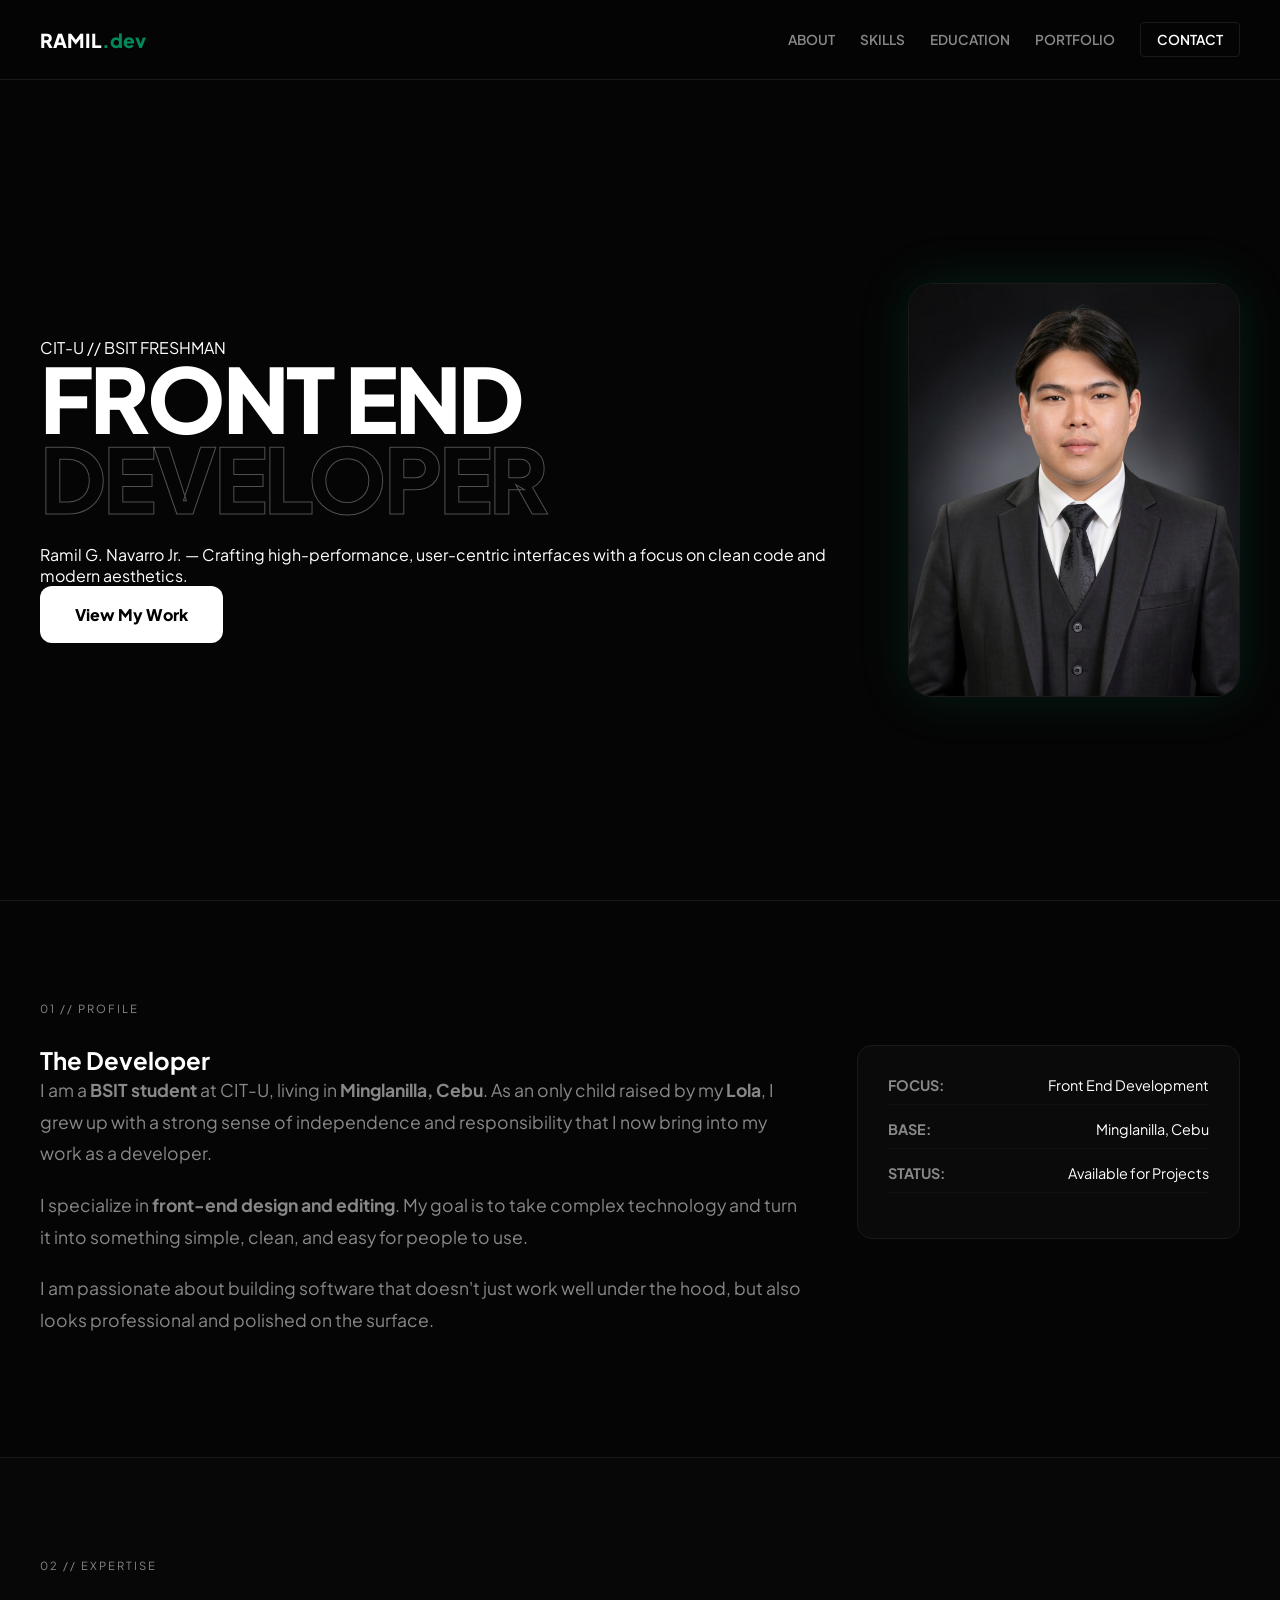
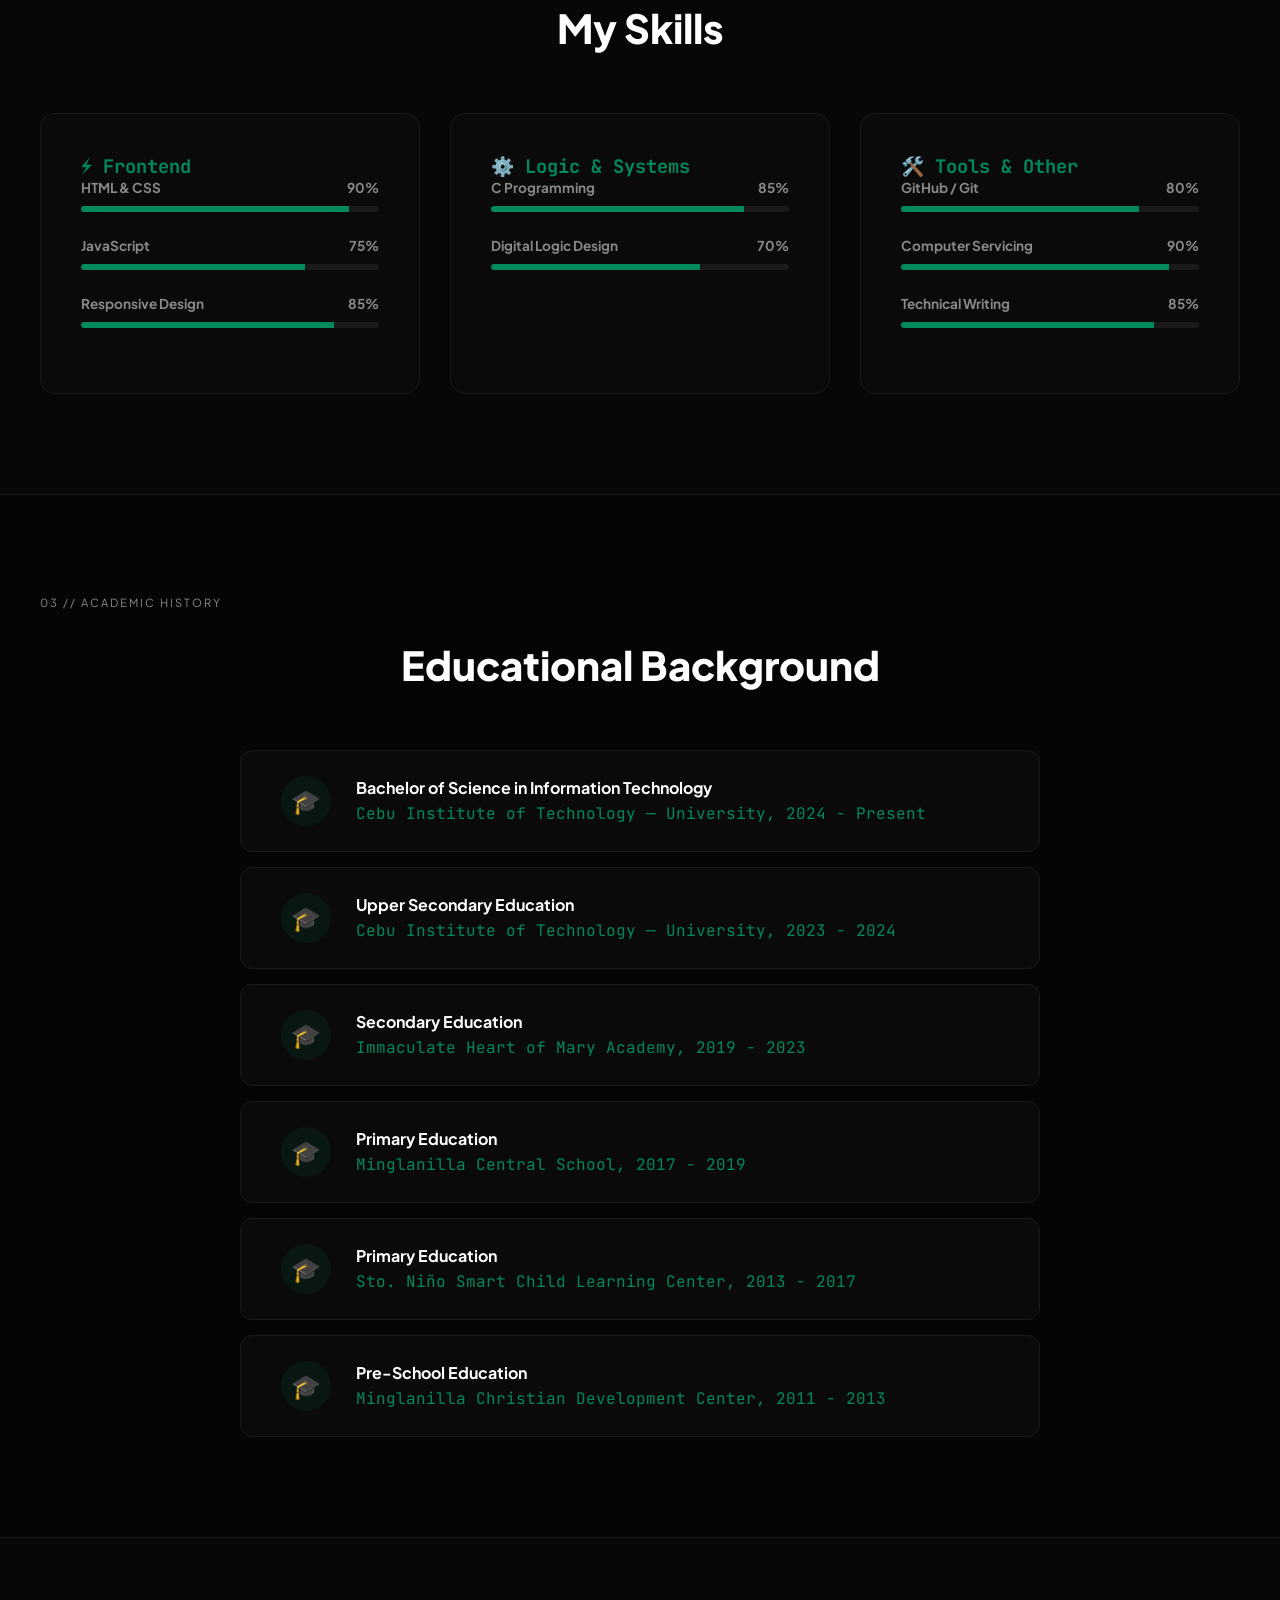
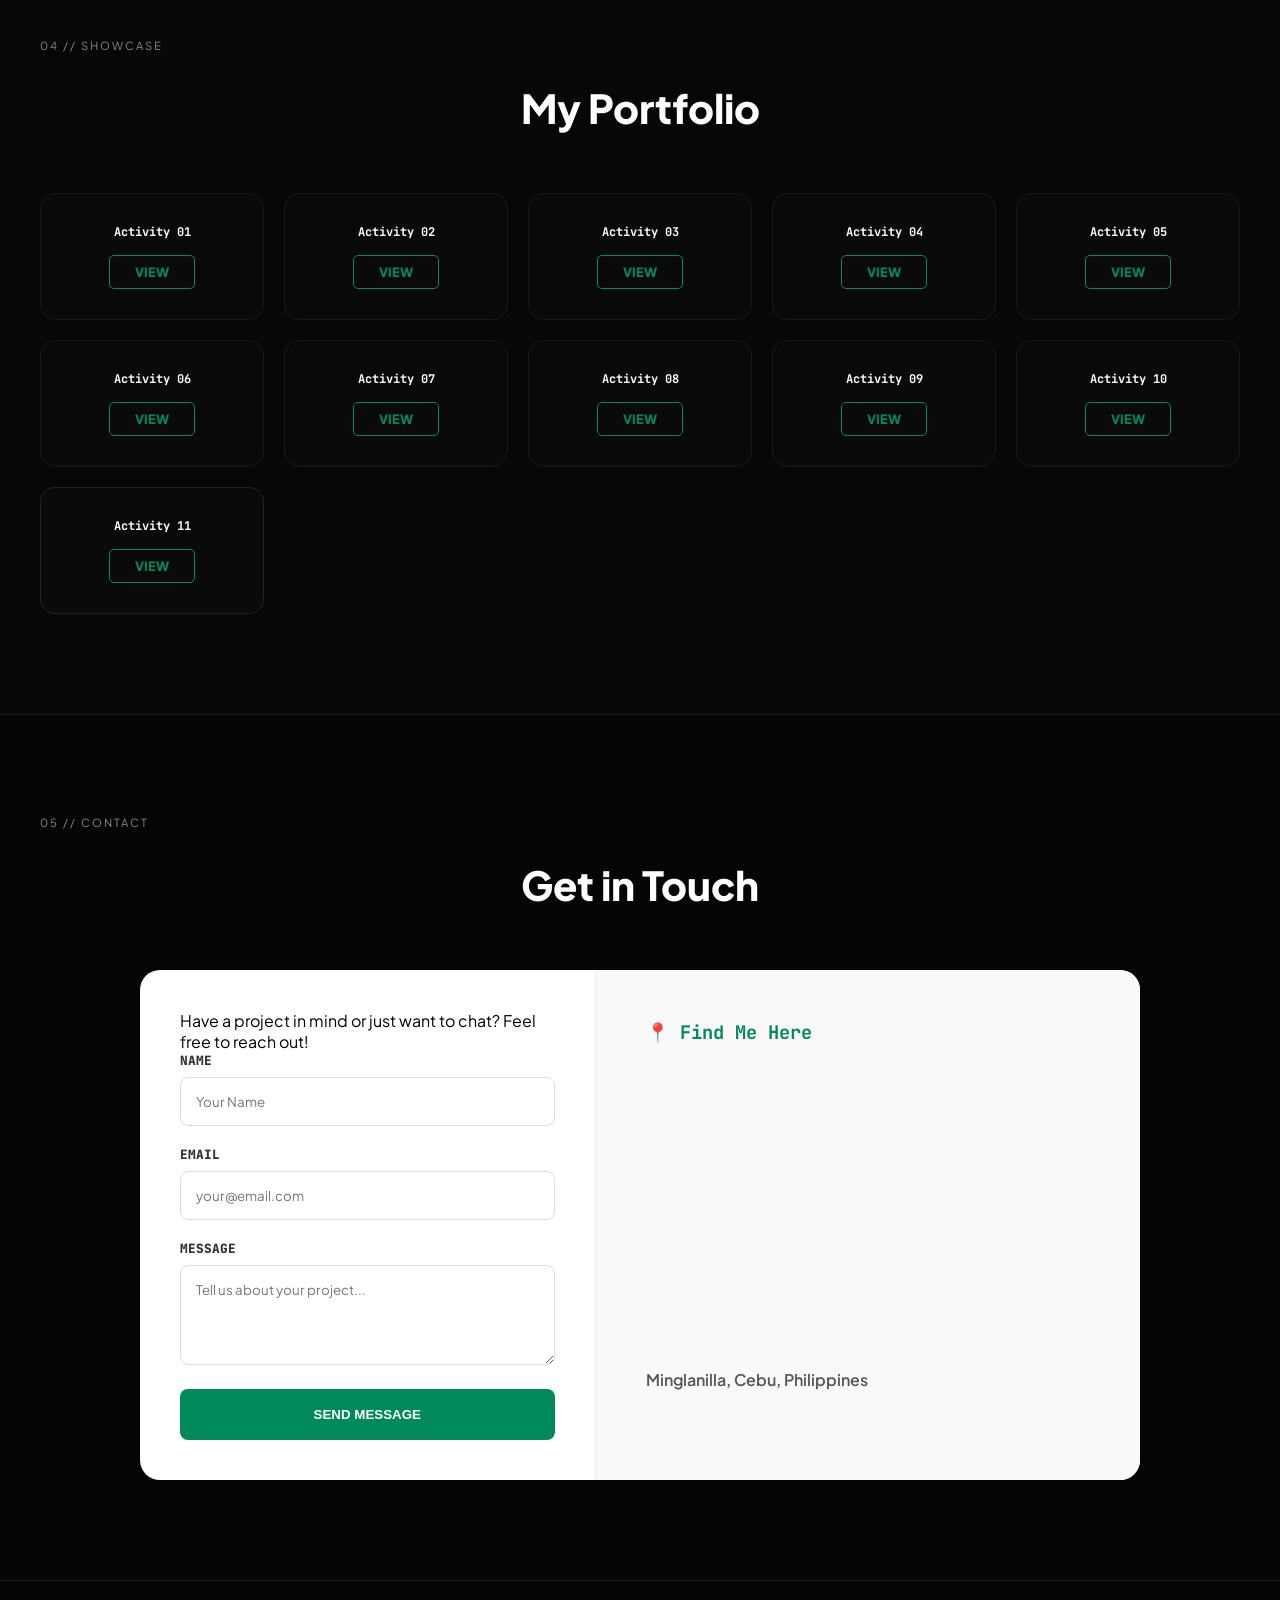
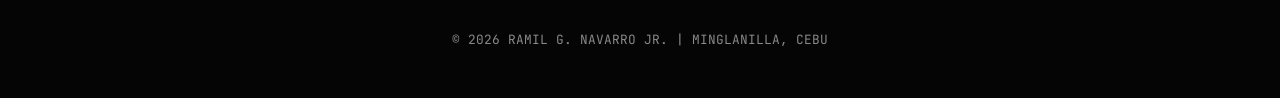
<file: index.html>
<!DOCTYPE html>
<html lang="en">
<head>
    <meta charset="UTF-8">
    <meta name="viewport" content="width=device-width, initial-scale=1.0">
    <title>Ramil G. Navarro Jr. | Front End Developer</title>
    <link rel="stylesheet" href="style.css">
    <link href="https://fonts.googleapis.com/css2?family=Plus+Jakarta+Sans:wght@300;400;700;800&family=JetBrains+Mono&display=swap" rel="stylesheet">
</head>
<body>

    <nav>
        <div class="nav-inner">
            <div class="logo">RAMIL<span>.dev</span></div>
            <div class="menu">
                <a href="#about">About</a>
                <a href="#skills">Skills</a>
                <a href="#education">Education</a>
                <a href="#portfolio">Portfolio</a>
                <a href="#contact" class="nav-btn">Contact</a>
            </div>
        </div>
    </nav>

    <!-- HERO SECTION -->
    <header class="hero">
        <div class="hero-inner">
            <div class="hero-text-col">
                <div class="status-pill">CIT-U // BSIT FRESHMAN</div>
                <h1>FRONT END<br><span class="outlined">DEVELOPER</span></h1>
                <p>Ramil G. Navarro Jr. — Crafting high-performance, user-centric interfaces with a focus on clean code and modern aesthetics.</p>
                <div class="hero-btns">
                    <a href="#portfolio" class="btn-primary">View My Work</a>
                </div>
            </div>
            <div class="hero-image-col">
                <div class="image-frame">
                    <img src="ramil.png" alt="Ramil G. Navarro Jr.">
                </div>
            </div>
        </div>
    </header>

    <!--ABOUT SECTION -->
    <section id="about" class="section">
        <div class="label">01 // Profile</div>
        <div class="about-grid">
            <div class="bio">
                <h2>The Developer</h2>
                <p>I am a <strong>BSIT student</strong> at CIT-U, living in <strong>Minglanilla, Cebu</strong>. As an only child raised by my <strong>Lola</strong>, I grew up with a strong sense of independence and responsibility that I now bring into my work as a developer.</p>
                <p>I specialize in <strong>front-end design and editing</strong>. My goal is to take complex technology and turn it into something simple, clean, and easy for people to use.</p>
                <p>I am passionate about building software that doesn't just work well under the hood, but also looks professional and polished on the surface.</p>
            </div>
            <div class="specs">
                <div class="spec-item"><span>FOCUS:</span> Front End Development</div>
                <div class="spec-item"><span>BASE:</span> Minglanilla, Cebu</div>
                <div class="spec-item"><span>STATUS:</span> Available for Projects</div>
            </div>
        </div>
    </section>

    <!-- SKILLS SECTION -->
    <section id="skills" class="section dark-alt">
        <div class="label">02 // Expertise</div>
        <h2 class="section-heading-center">My Skills</h2>
        <div class="skills-container">
            <div class="skill-column">
                <h3 class="mono accent">⚡ Frontend</h3>
                <div class="skill-item">
                    <div class="skill-info"><span>HTML & CSS</span><span>90%</span></div>
                    <div class="bar"><div class="fill" style="width: 90%;"></div></div>
                </div>
                <div class="skill-item">
                    <div class="skill-info"><span>JavaScript</span><span>75%</span></div>
                    <div class="bar"><div class="fill" style="width: 75%;"></div></div>
                </div>
                <div class="skill-item">
                    <div class="skill-info"><span>Responsive Design</span><span>85%</span></div>
                    <div class="bar"><div class="fill" style="width: 85%;"></div></div>
                </div>
            </div>

            <div class="skill-column">
                <h3 class="mono accent">⚙️ Logic & Systems</h3>
                <div class="skill-item">
                    <div class="skill-info"><span>C Programming</span><span>85%</span></div>
                    <div class="bar"><div class="fill" style="width: 85%;"></div></div>
                </div>
                <div class="skill-item">
                    <div class="skill-info"><span>Digital Logic Design</span><span>70%</span></div>
                    <div class="bar"><div class="fill" style="width: 70%;"></div></div>
                </div>
            </div>

            <div class="skill-column">
                <h3 class="mono accent">🛠️ Tools & Other</h3>
                <div class="skill-item">
                    <div class="skill-info"><span>GitHub / Git</span><span>80%</span></div>
                    <div class="bar"><div class="fill" style="width: 80%;"></div></div>
                </div>
                <div class="skill-item">
                    <div class="skill-info"><span>Computer Servicing</span><span>90%</span></div>
                    <div class="bar"><div class="fill" style="width: 90%;"></div></div>
                </div>
                <div class="skill-item">
                    <div class="skill-info"><span>Technical Writing</span><span>85%</span></div>
                    <div class="bar"><div class="fill" style="width: 85%;"></div></div>
                </div>
            </div>
        </div>
    </section>

    <!-- EDUCATION SECTION -->
    <section id="education" class="section">
        <div class="label">03 // Academic History</div>
        <h2 class="section-heading-center">Educational Background</h2>
        <div class="edu-roadmap">
            <div class="edu-card">
                <div class="edu-icon">🎓</div>
                <div class="edu-details">
                    <h3>Bachelor of Science in Information Technology</h3>
                    <p class="mono accent">Cebu Institute of Technology — University, 2024 - Present</p>
                </div>
            </div>
            <div class="edu-card">
                <div class="edu-icon">🎓</div>
                <div class="edu-details">
                    <h3>Upper Secondary Education</h3>
                    <p class="mono accent">Cebu Institute of Technology — University, 2023 - 2024</p>
                </div>
            </div>
            <div class="edu-card">
                <div class="edu-icon">🎓</div>
                <div class="edu-details">
                    <h3>Secondary Education</h3>
                    <p class="mono accent">Immaculate Heart of Mary Academy, 2019 - 2023</p>
                </div>
            </div>
            <div class="edu-card">
                <div class="edu-icon">🎓</div>
                <div class="edu-details">
                    <h3>Primary Education</h3>
                    <p class="mono accent">Minglanilla Central School, 2017 - 2019</p>
                </div>
            </div>
            <div class="edu-card">
                <div class="edu-icon">🎓</div>
                <div class="edu-details">
                    <h3>Primary Education</h3>
                    <p class="mono accent">Sto. Niño Smart Child Learning Center, 2013 - 2017</p>
                </div>
            </div>
            <div class="edu-card">
                <div class="edu-icon">🎓</div>
                <div class="edu-details">
                    <h3>Pre-School Education</h3>
                    <p class="mono accent">Minglanilla Christian Development Center, 2011 - 2013</p>
                </div>
            </div>
        </div>
    </section>

    <!-- SIMPLIFIED PORTFOLIO SECTION -->
    <section id="portfolio" class="section dark-alt">
        <div class="label">04 // Showcase</div>
        <h2 class="section-heading-center">My Portfolio</h2>
        <div class="portfolio-grid">
            <div class="project-card">
                <span class="project-tag">Activity 01</span>
                <a href="activities/activity1.html" class="view-btn" target="_blank">View</a>
            </div>
            <div class="project-card">
                <span class="project-tag">Activity 02</span>
                <a href="activities/activity2.html" class="view-btn" target="_blank">View</a>
            </div>
            <div class="project-card">
                <span class="project-tag">Activity 03</span>
                <a href="activities/activity3.html" class="view-btn" target="_blank">View</a>
            </div>
            <div class="project-card">
                <span class="project-tag">Activity 04</span>
                <a href="activities/activity4.html" class="view-btn" target="_blank">View</a>
            </div>
            <div class="project-card">
                <span class="project-tag">Activity 05</span>
                <a href="activities/activity5.html" class="view-btn" target="_blank">View</a>
            </div>
            <div class="project-card">
                <span class="project-tag">Activity 06</span>
                <a href="activities/activity6/index.html" class="view-btn" target="_blank">View</a>
            </div>
            <div class="project-card">
                <span class="project-tag">Activity 07</span>
                <a href="activities/activity7.html" class="view-btn" target="_blank">View</a>
            </div>
            <div class="project-card">
                <span class="project-tag">Activity 08</span>
                <a href="activities/activity8.html" class="view-btn" target="_blank">View</a>
            </div>
            <div class="project-card">
                <span class="project-tag">Activity 09</span>
                <a href="activities/activity9.html" class="view-btn" target="_blank">View</a>
            </div>
            <div class="project-card">
                <span class="project-tag">Activity 10</span>
                <a href="activities/activity10.html" class="view-btn" target="_blank">View</a>
            </div>
            <div class="project-card accent-card">
                <span class="project-tag">Activity 11</span>
                <a href="activities/activity11/activity11.html" class="view-btn" target="_blank">View</a>
            </div>
        </div>
    </section>

    <!-- CONTACT SECTION -->
    <section id="contact" class="section">
        <div class="label">05 // Contact</div>
        <h2 class="section-heading-center">Get in Touch</h2>
        <div class="contact-box">
            <div class="contact-grid">
                <div class="contact-form-side">
                    <p>Have a project in mind or just want to chat? Feel free to reach out!</p>
                    <form>
                        <div class="input-field">
                            <label class="mono">NAME</label>
                            <input type="text" placeholder="Your Name" required>
                        </div>
                        <div class="input-field">
                            <label class="mono">EMAIL</label>
                            <input type="email" placeholder="your@email.com" required>
                        </div>
                        <div class="input-field">
                            <label class="mono">MESSAGE</label>
                            <textarea rows="4" placeholder="Tell us about your project..."></textarea>
                        </div>
                        <button type="submit" class="send-btn">SEND MESSAGE</button>
                    </form>
                </div>
                <div class="contact-info-side">
                    <h3 class="mono accent">📍 Find Me Here</h3>
                    <div class="map-wrapper">
                        <iframe src="https://www.google.com/maps/embed?pb=!1m18!1m12!1m3!1d3925.3487963059257!2d123.89137857587647!3d10.293556789743506!2m3!1f0!2f0!3f0!3m2!1i1024!2i768!4f13.1!3m3!1m2!1s0x33a999257c90651b%3A0xfbf3e5c65d1ec7b5!2sCebuano%20Institute%20of%20Technology%20-%20University!5e0!3m2!1sen!2sph!4v1710000000000!5m2!1sen!2sph" allowfullscreen="" loading="lazy"></iframe>
                    </div>
                    <p class="address-text">Minglanilla, Cebu, Philippines</p>
                </div>
            </div>
        </div>
    </section>

    <footer>
        <div class="footer-bottom">
            <p class="mono">© 2026 RAMIL G. NAVARRO JR. | MINGLANILLA, CEBU</p>
        </div>
    </footer>

    <script src="script.js"></script>
</body>
</html>
</file>
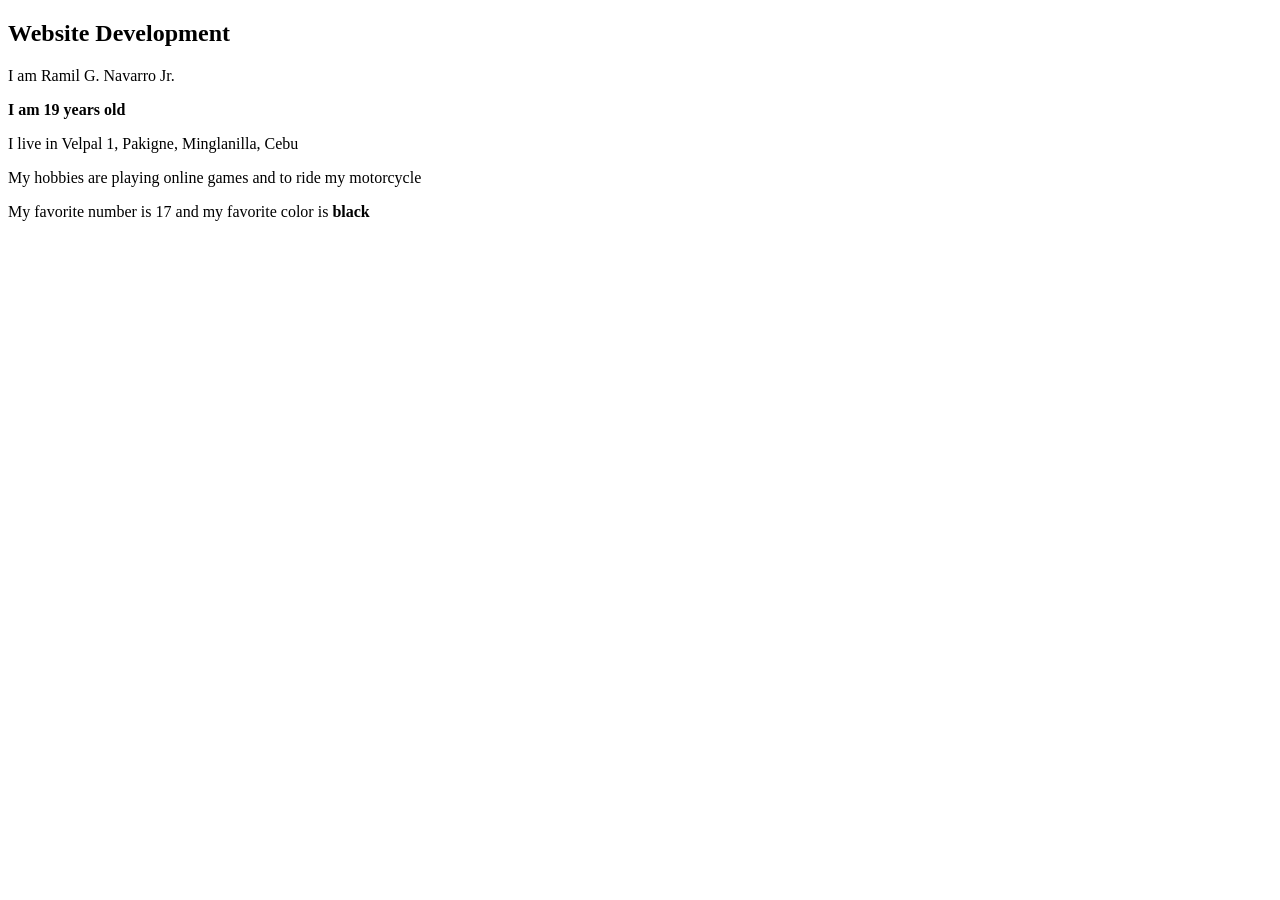
<file: activity1.html>
<!DOCTYPE html>
<html>
    <head>
        <title>Activity1</title>
    </head>
    <body>
        <h2>Website Development</h2>
        <p >I am Ramil G. Navarro Jr.</a></p>
        <p><b>I am 19 years old</b></p>
        <p>I live in Velpal 1, Pakigne, Minglanilla, Cebu</p>
        <p>My hobbies are playing online games and to ride my motorcycle</p>
        <p>My favorite number is 17 and my favorite color is <b style="font-weight: border;">black</b></p>
    </body>
</html>
</file>
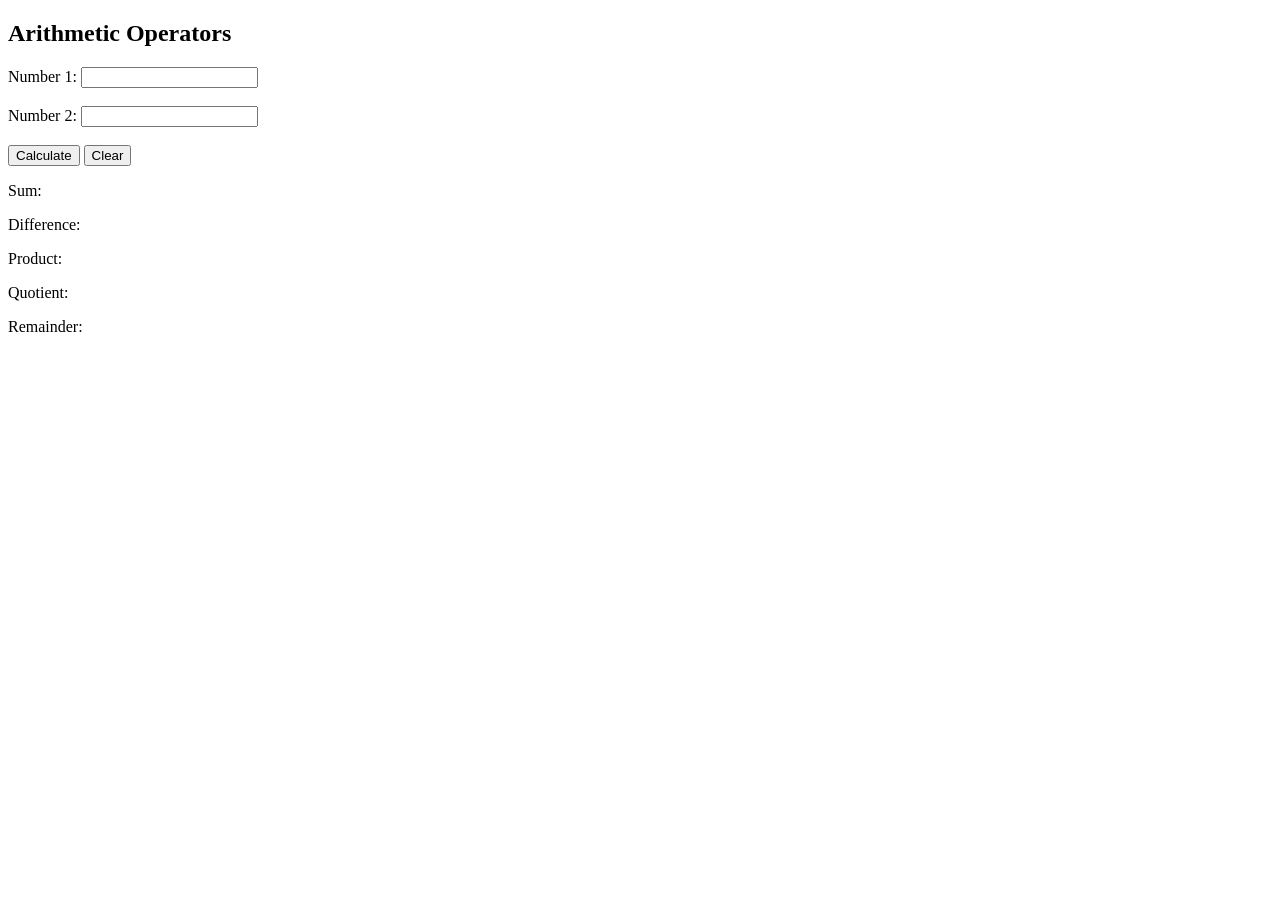
<file: activity10.html>
<!DOCTYPE html>
<html>
    <head>
        <title>Activity 10</title>
        <script src="script1.js"></script>
    </head>
    <body>

        <h2>Arithmetic Operators</h2>
        <form id="sumForm">
            <label for="num1">Number 1:</label>
            <input type="text" id="num1" name="num1"><br><br>

            <label for="num2">Number 2:</label>
            <input type="text" id="num2" name="num2"><br><br>

            <button type="button" onclick="calculate()">Calculate</button>
            <button type="reset" onclick="clearFields()">Clear</button>
        </form>

        <!-- Output sections based on image_57e1be.png -->
        <p id="sum">Sum: </p>
        <p id="difference">Difference: </p>
        <p id="product">Product: </p>
        <p id="quotient">Quotient: </p>
        <p id="remainder">Remainder: </p>

    </body>
</html>
</file>
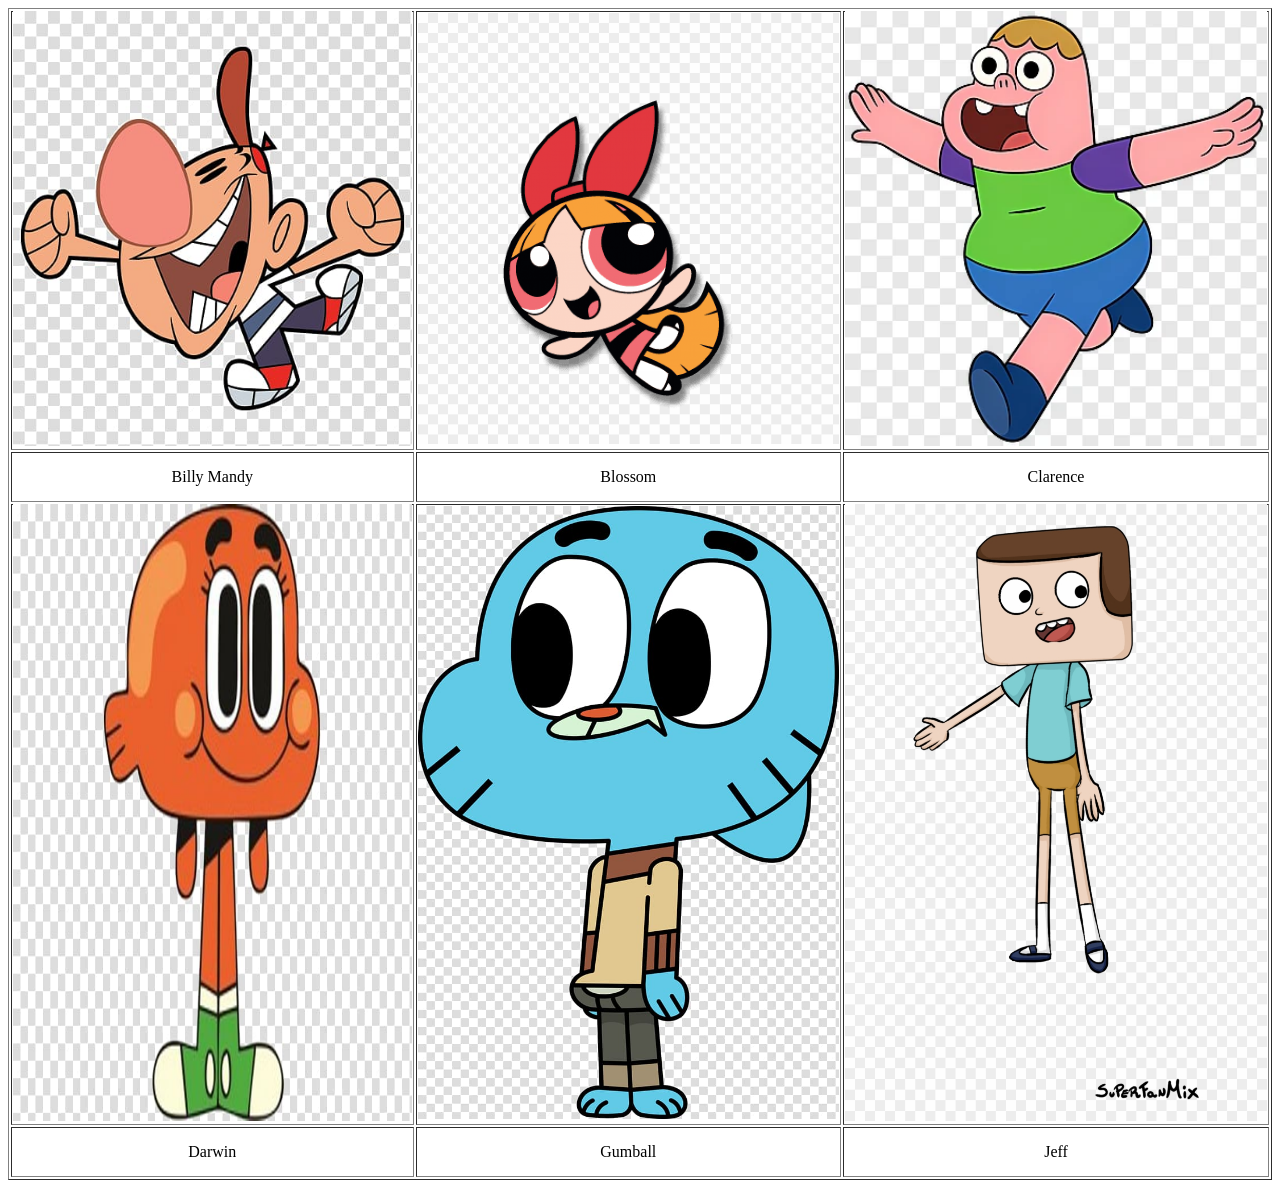
<file: activity3.html>
<!DOCTYPE html>
<html>
    <head>
        <title>Activity3</title>
    </head>
    <body>
        <table border="1px" width="100%" height="500" style="text-align: center;">
            <tr height="50px">
                <td><img src="images/billy mandy.jpg" alt="axy" width="100%" height="100%"></td>
                <td><img src="images/blossom.png" alt="batman" width="100%" height="100%"></td>
                <td><img src="images/clarence.webp" alt="cat" width="100%" height="100%"></td>
            </tr>
            <tr height="50px">
                <td>Billy Mandy</td>
                <td>Blossom</td>
                <td>Clarence</td>
            </tr>
            <tr height="200px">
                <td><img src="images/darwin.jpg" alt="dogswim" width="100%" height="100%"></td>
                <td><img src="images/gumball.jpg" alt="dragon" width="100%" height="100%"></td>
                <td><img src="images/jeff.png" alt="spiderman" width="100%" height="100%"></td>
            </tr>
            <tr height="50px">
                <td>Darwin</td>
                <td>Gumball</td>
                <td>Jeff</td>
            </tr>
        </table>
    </body>
</html>
</file>
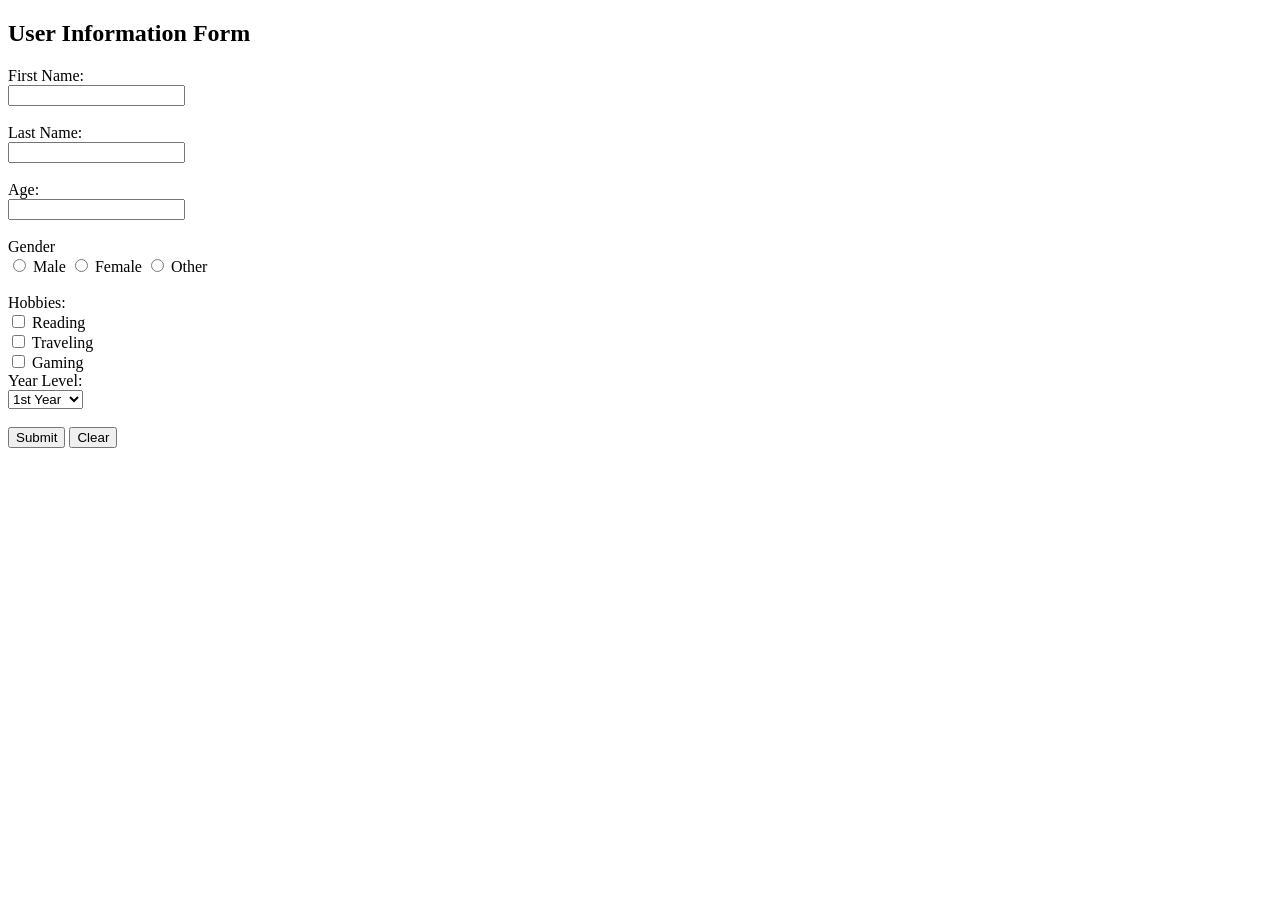
<file: activity4.html>
<!DOCTYPE html>
<html>
    <head>
        <title>Activity 4</title>
    </head>
    <body>
        <h2>User Information Form</h2>
        <form action="" method="post">
            <label for="fname">First Name:</label><br>
            <input type="text" id="frame" name="firstname" required><br><br>
 
            <label for="lname">Last Name:</label><br>
            <input type="text" id="lname" name="lastname" required><br><br>
 
            <label for="age">Age:</label><br>
            <input type="number" id="age" name="age"><br><br>
 
            <label>Gender</label><br>
            <input type="radio" id="male" name="gender" value="male">
            <label for="male">Male</label>
            <input type="radio" id="female" name="gender" value="female">
            <label for="female">Female</label>
            <input type="radio" id="other" name="gender" value="other">
            <label for="other">Other</label><br><br>
 
            <label>Hobbies:</label><br>
            <input type="checkbox" id="hobby1" name="hobby" value="reading">
            <label for="hobby1">Reading</label><br>
            <input type="checkbox" id="hobby2" name="hobby" value="traveling">
            <label for="hobby2">Traveling</label><br>
            <input type="checkbox" id="hobby3" name="hobby" value="gaming">
            <label for="hobby3">Gaming</label><br>
 
            <label for="year-level">Year Level:</label><br>
            <select id="year-level" name="year-level">
                <option value="1st year">1st Year</option>
                <option value="2nd year">2nd Year</option>
                <option value="3rd year">3rd Year</option>
                <option value="4th year">4th Year</option>
            </select><br><br>
 
            <button type="submit">Submit</button>
            <button type="reset">Clear</button>
        </form>
    </body>
</html>
</file>
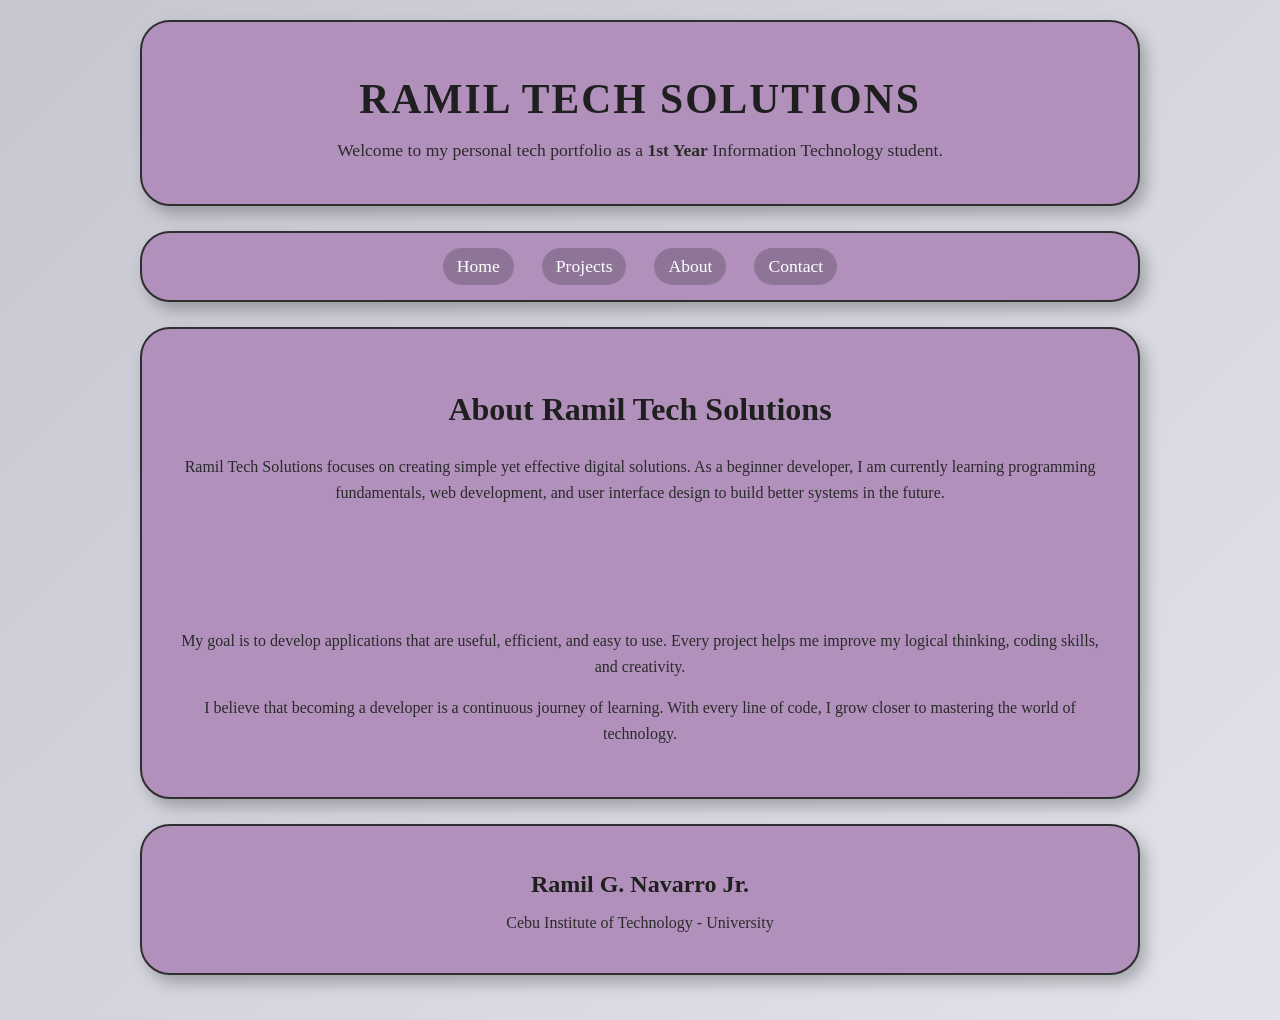
<file: activity5.html>
<!DOCTYPE html>
<html lang="en">
<head>
    <meta charset="UTF-8">
    <meta name="viewport" content="width=device-width, initial-scale=1.0">
    <title>Ramil Tech Solutions</title>

    <style>
        body {
            background: linear-gradient(135deg, #c5c6d0, #e2e3ea);
            font-family: 'Times New Roman', Times, serif;
            margin: 0;
            padding: 20px;
            display: flex;
            justify-content: center;
        }

        #pad {
            width: 90%;
            max-width: 1000px;
        }

        .container {
            background: #b191bc;
            border: 2px solid #2f2f2f;
            border-radius: 30px;
            box-shadow: 6px 8px 15px rgba(0,0,0,0.25);
            margin-bottom: 25px;
            padding: 25px;
            text-align: center;
            transition: transform 0.3s ease;
        }

        .container:hover {
            transform: translateY(-3px);
        }

        /* HEADER */
        .header h1 {
            font-size: 2.6rem;
            margin-bottom: 8px;
            letter-spacing: 2px;
            color: #1f1f1f;
        }

        .header p {
            font-size: 1.1rem;
            color: #2b2b2b;
        }

        /* NAVBAR */
        .navbar {
            padding: 15px;
        }

        .navbutt {
            text-decoration: none;
            color: white;
            font-size: 1.1rem;
            margin: 0 12px;
            padding: 8px 14px;
            border-radius: 20px;
            background: rgba(0,0,0,0.2);
            transition: all 0.3s ease;
            display: inline-block;
        }

        .navbutt:hover {
            background: #3a3a3a;
            color: #fff;
            transform: scale(1.1);
        }

        /* MAIN */
        .main {
            padding: 35px;
        }

        .main h2 {
            font-size: 2rem;
            margin-bottom: 15px;
            color: #1f1f1f;
        }

        .main h5 {
            font-size: 1rem;
            font-weight: normal;
            line-height: 1.6;
            color: #2a2a2a;
        }

        .main p {
            font-size: 1rem;
            line-height: 1.6;
            margin-bottom: 15px;
            color: #2a2a2a;
        }

        .content-spacer {
            height: 80px;
        }

        /* FOOTER */
        .footer h2 {
            margin-bottom: 5px;
            font-size: 1.5rem;
            color: #1f1f1f;
        }

        .footer p {
            font-size: 1rem;
            color: #2b2b2b;
        }

    </style>

</head>

<body>
    <div id="pad">

        <!-- HEADER -->
        <div class="container header">
            <h1>RAMIL TECH SOLUTIONS</h1>
            <p>Welcome to my personal tech portfolio as a <b>1st Year</b> Information Technology student.</p>
        </div>

        <!-- NAVIGATION -->
        <div class="container navbar">
            <a href="#" class="navbutt">Home</a>
            <a href="#" class="navbutt">Projects</a>
            <a href="#" class="navbutt">About</a>
            <a href="#" class="navbutt">Contact</a>
        </div>

        <!-- MAIN CONTENT -->
        <div class="container main">
            <h2>About Ramil Tech Solutions</h2>

            <h5>
                Ramil Tech Solutions focuses on creating simple yet effective digital solutions.
                As a beginner developer, I am currently learning programming fundamentals, web development,
                and user interface design to build better systems in the future.
            </h5>

            <div class="content-spacer"></div>

            <p>
                My goal is to develop applications that are useful, efficient, and easy to use.
                Every project helps me improve my logical thinking, coding skills, and creativity.
            </p>

            <p>
                I believe that becoming a developer is a continuous journey of learning.
                With every line of code, I grow closer to mastering the world of technology.
            </p>
        </div>

        <!-- FOOTER -->
        <div class="container footer">
            <h2>Ramil G. Navarro Jr.</h2>
            <p>Cebu Institute of Technology - University</p>
        </div>

    </div>
</body>
</html>
</file>
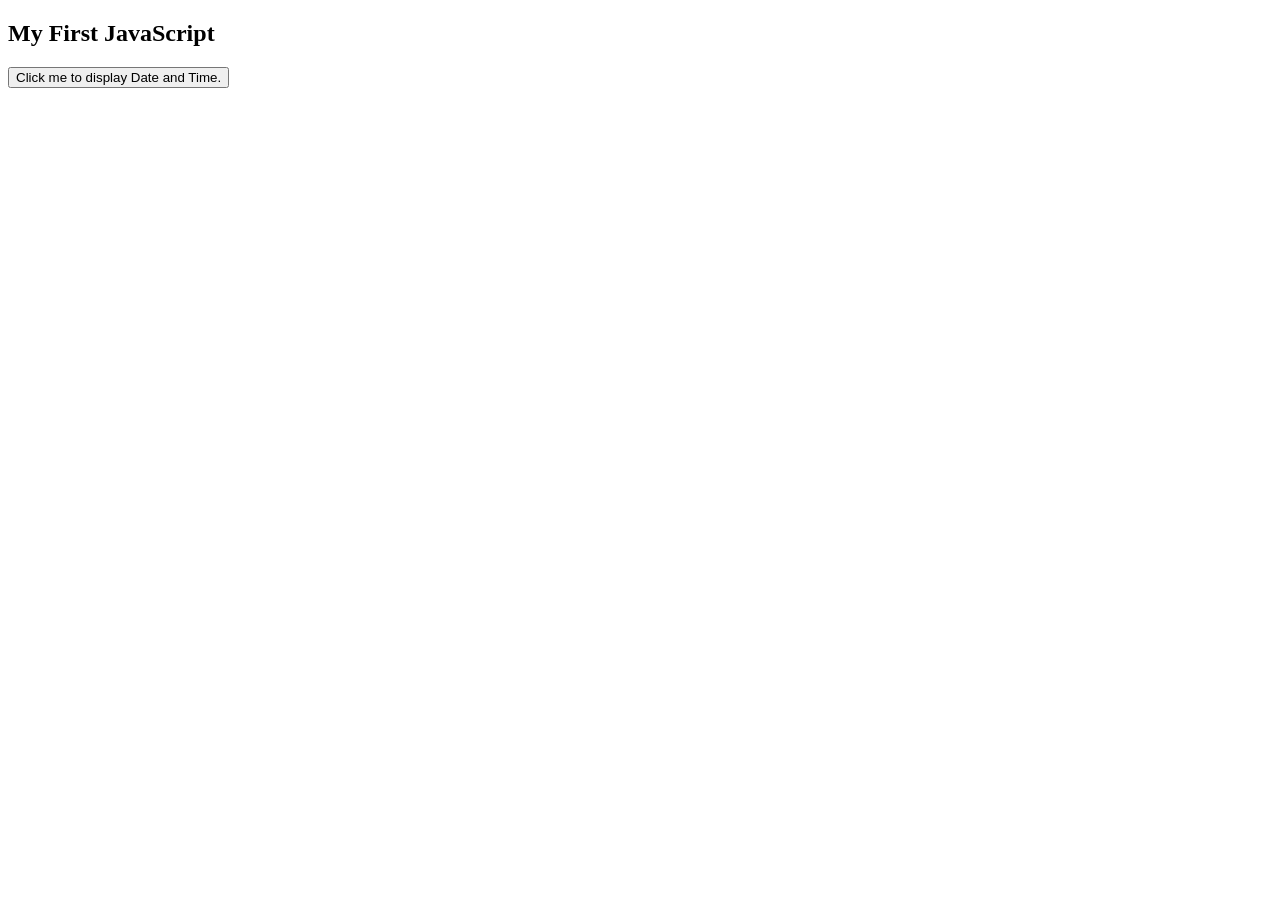
<file: activity7.html>
<!DOCTYPE html>
<html>
    <head>
        <title>JavaScript</title>
    </head>
    <body>

        <h2>My First JavaScript</h2>

        <button type="button"
        onclick="document.getElementById('demo').innerHTML = Date()">
        Click me to display Date and Time.</button>

        <p id="demo"></p>

    </body>
</html>
</file>
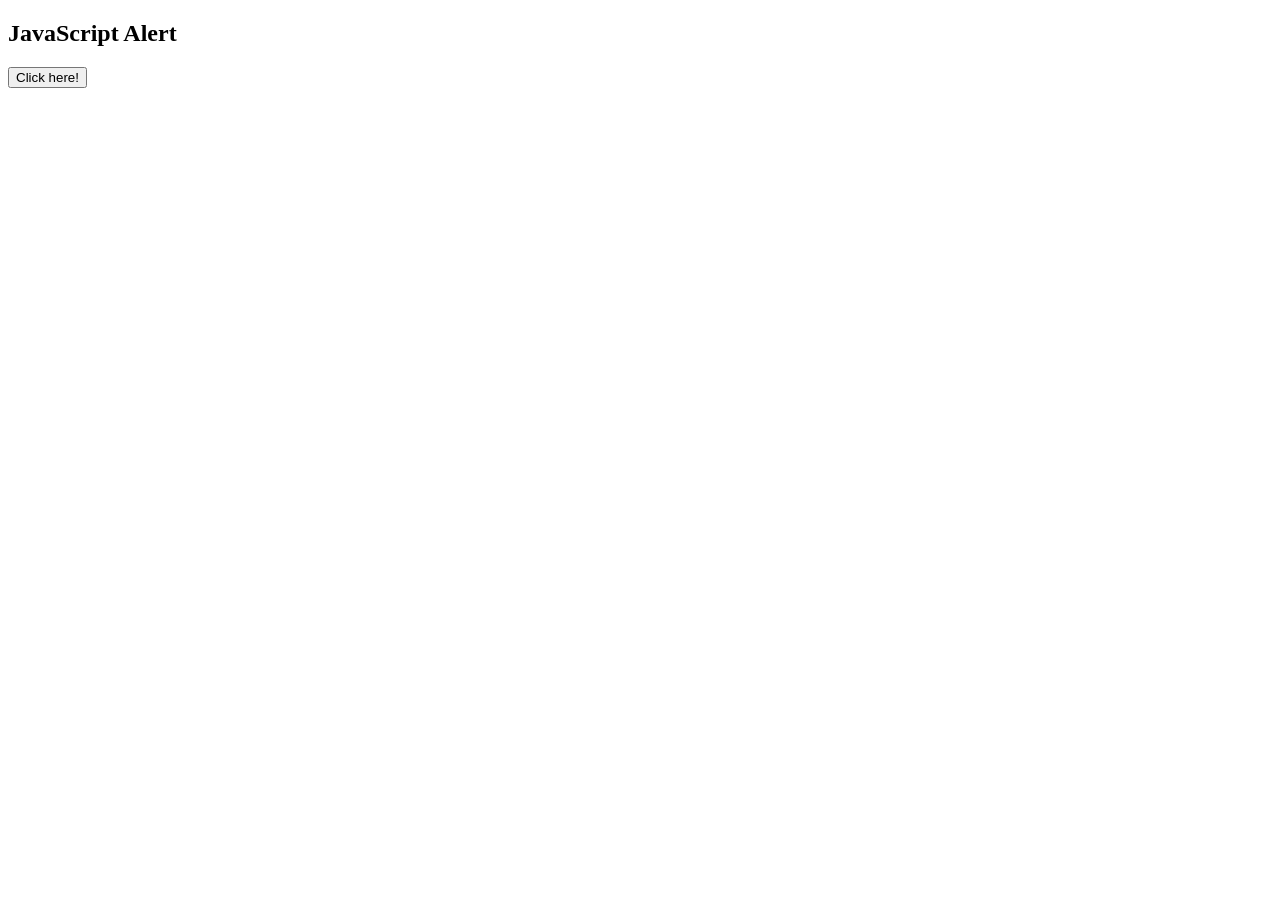
<file: activity8.html>
<!DOCTYPE html>
<html>
    <head>
        <title>Activity 8</title>
        <script>
            function myFunction() {
                var name = "Ramil G.";
                alert("Hi " + name + " I am an alert box!"); //+ sign is concatenation
            }
        </script>
    </head>
    <body>

        <h2>JavaScript Alert</h2>
        <button onclick="myFunction()">Click here!</button>

    </body>
</html>
</file>
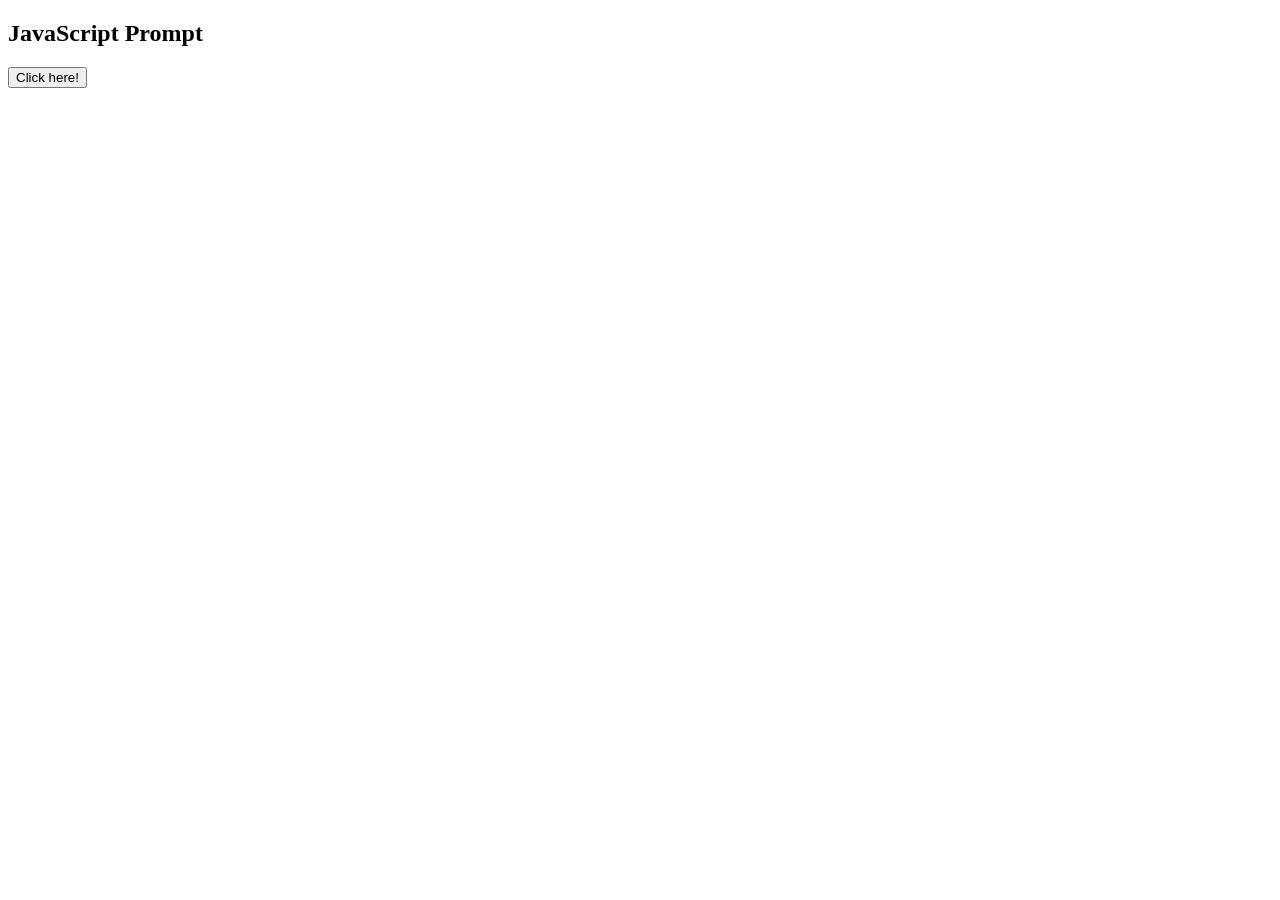
<file: activity9.html>
<!DOCTYPE html>
<html>
    <head>
        <title>Activity 9</title>
        <script>
            function myFunction() {
                let txt;
                let fullName = prompt("Full name :", "Enter full name here");
                if (fullName == null || fullName == "") {
                    txt = "The field is required!";
                } else {
                    txt = "Hello, " + fullName + "! How are you today?";
                }
                document.getElementById("demo").innerHTML = txt;
            }
        </script>
    </head>
    <body>

        <h2>JavaScript Prompt</h2>
        <button onclick="myFunction()">Click here!</button>
        <p id="demo"></p> </body>
</html>
</file>
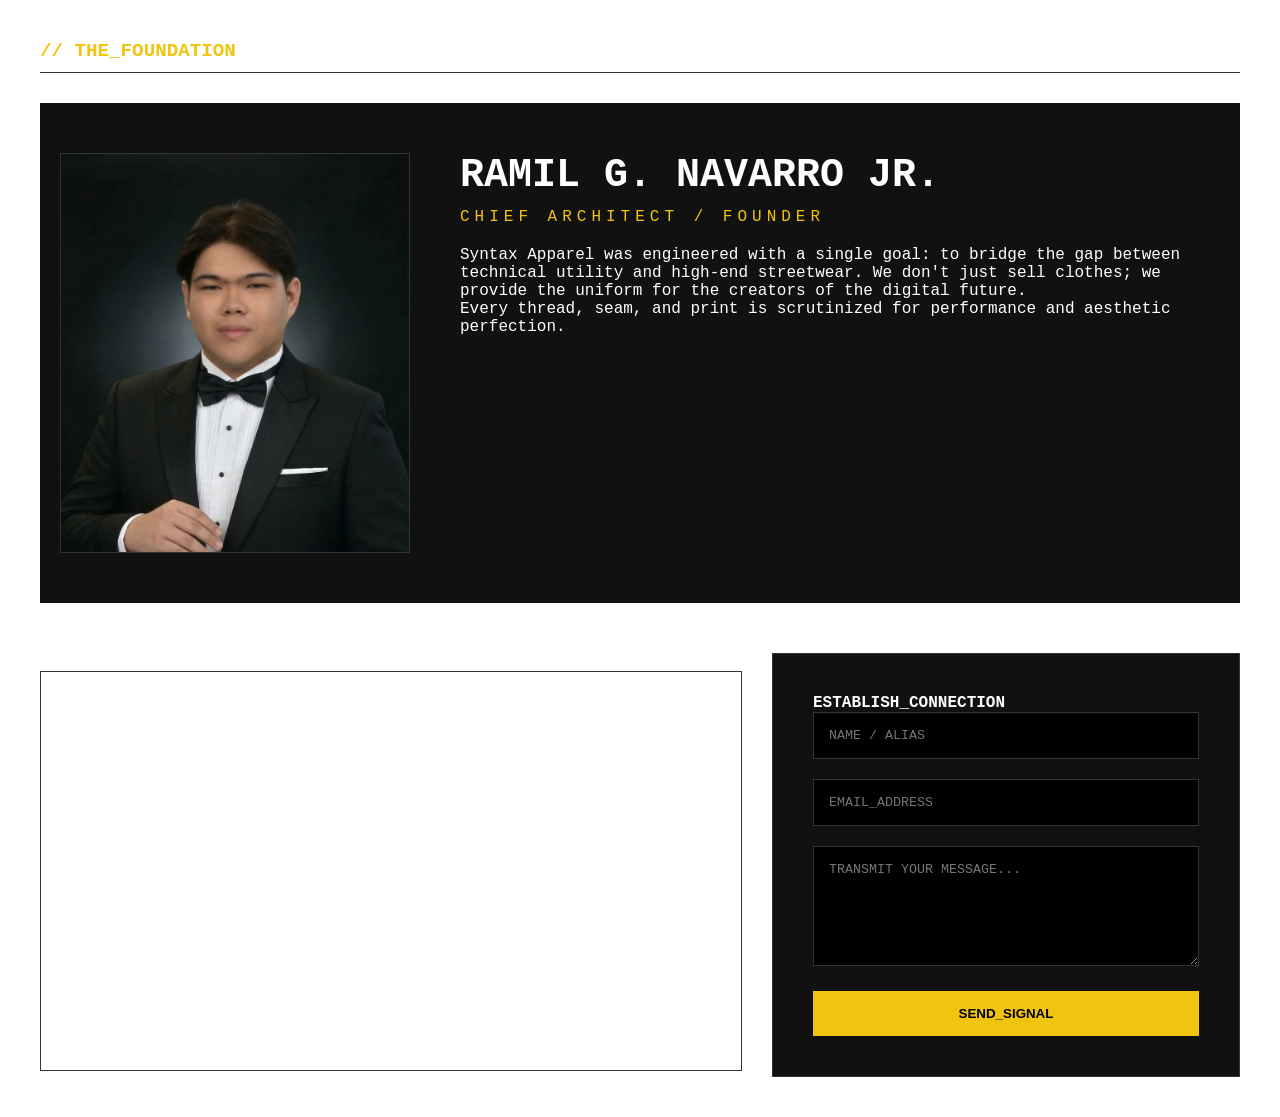
<file: activity6/about.html>
<!DOCTYPE html>
<html>
<head>
    <link rel="stylesheet" href="style.css">
    <title>Syntax Apparel | Foundation</title>
</head>
<body class="inner-body">

    <!-- ABOUT THE FOUNDER -->
    <h2 class="section-label">// THE_FOUNDATION</h2>
    <div class="about-hero">
        <div class="founder-crop">
            <img src="founder.png" alt="Founder Ramil G. Navarro Jr.">
        </div>
        <div class="about-text">
            <h3>RAMIL G. NAVARRO JR.</h3>
            <span class="role">CHIEF ARCHITECT / FOUNDER</span>
            <p>Syntax Apparel was engineered with a single goal: to bridge the gap between technical utility and high-end streetwear. We don't just sell clothes; we provide the uniform for the creators of the digital future.</p>
            <p>Every thread, seam, and print is scrutinized for performance and aesthetic perfection.</p>
        </div>
    </div>

    <!-- CONTACT & MAP -->
    <div class="contact-grid">
        <div class="map-card">
            <h4>GEOLOCATION: CIT-U CEBU</h4>
            <iframe 
                src="https://www.google.com/maps/embed?pb=!1m18!1m12!1m3!1d3925.3487963059257!2d123.89137857587647!3d10.293556789743506!2m3!1f0!2f0!3f0!3m2!1i1024!2i768!4f13.1!3m3!1m2!1s0x33a999257c90651b%3A0xfbf3e5c65d1ec7b5!2sCebuano%20Institute%20of%20Technology%20-%20University!5e0!3m2!1sen!2sph!4v1710000000000!5m2!1sen!2sph" 
                allowfullscreen 
                loading="lazy">
            </iframe>
        </div>

        <div class="form-card">
            <h4>ESTABLISH_CONNECTION</h4>
            <form>
                <input type="text" placeholder="NAME / ALIAS" required>
                <input type="email" placeholder="EMAIL_ADDRESS" required>
                <textarea placeholder="TRANSMIT YOUR MESSAGE..." required></textarea>
                <button type="submit">SEND_SIGNAL</button>
            </form>
        </div>
    </div>

</body>
</html>
</file>
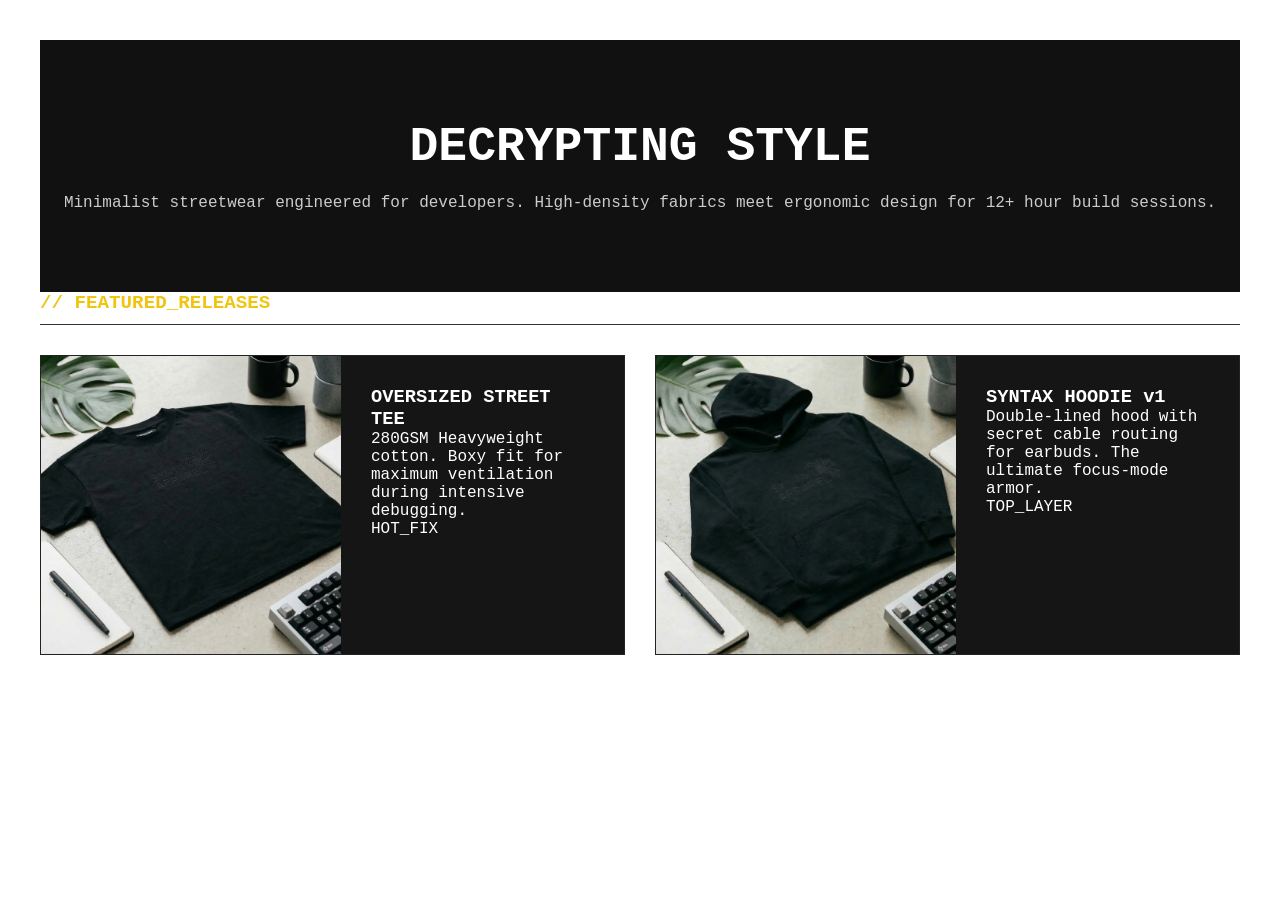
<file: activity6/home.html>
<!DOCTYPE html>
<html>
<head>
    <link rel="stylesheet" href="style.css">
</head>
<body class="inner-body">

    <!-- HERO SECTION -->
    <section class="hero-wide">
        <div class="hero-text">
            <h2>DECRYPTING STYLE</h2>
            <p>Minimalist streetwear engineered for developers. High-density fabrics meet ergonomic design for 12+ hour build sessions.</p>
        </div>
    </section>

    <!-- FEATURED RELEASES -->
    <h2 class="section-label">// FEATURED_RELEASES</h2>
    <div class="grid">
        <div class="card">
            <img src="StreetTee.png" alt="Oversized Street Tee">
            <div class="card-body">
                <h3>OVERSIZED STREET TEE</h3>
                <p>280GSM Heavyweight cotton. Boxy fit for maximum ventilation during intensive debugging.</p>
                <span class="tag">HOT_FIX</span>
            </div>
        </div>
        <div class="card">
            <img src="SyntaxHoodie.png" alt="Syntax Hoodie v1">
            <div class="card-body">
                <h3>SYNTAX HOODIE v1</h3>
                <p>Double-lined hood with secret cable routing for earbuds. The ultimate focus-mode armor.</p>
                <span class="tag">TOP_LAYER</span>
            </div>
        </div>
    </div>
</body>
</html>
</file>
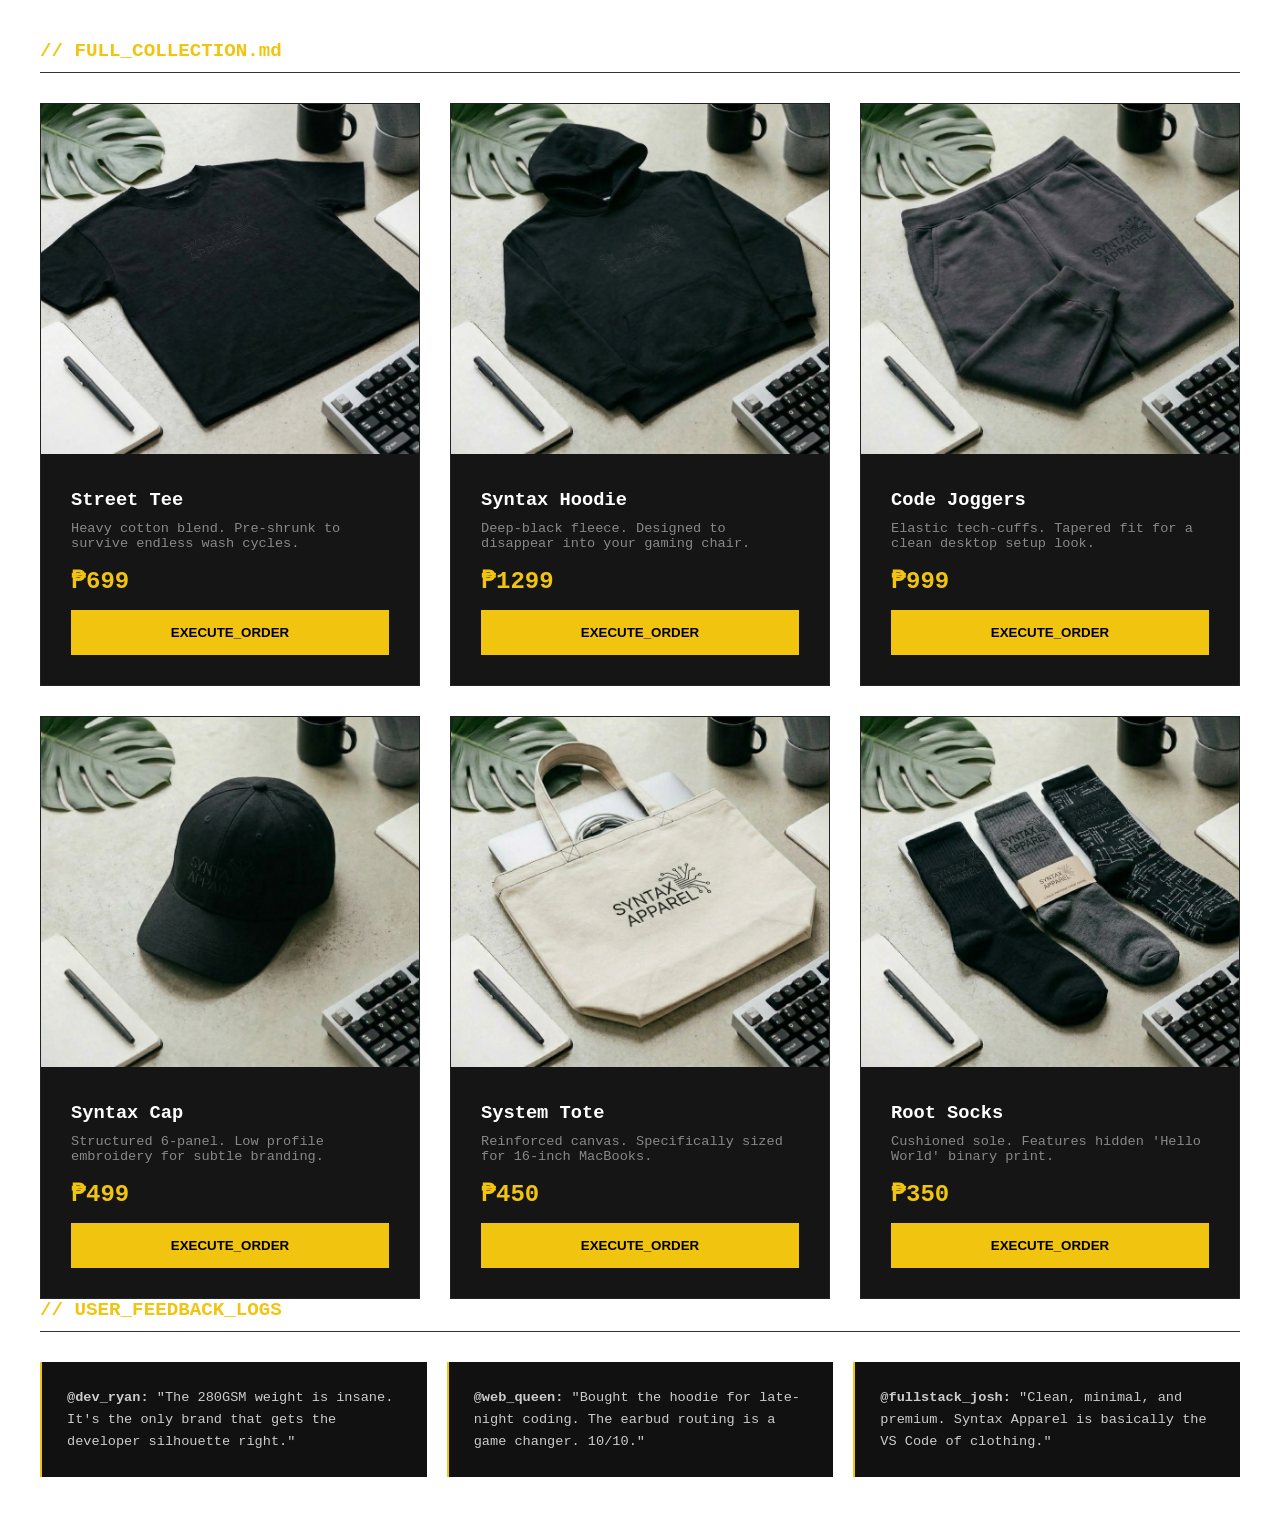
<file: activity6/products.html>
<!DOCTYPE html>
<html>
<head>
    <link rel="stylesheet" href="style.css">
</head>
<body class="inner-body">

    <!-- PRODUCT COLLECTION -->
    <h2 class="section-label">// FULL_COLLECTION.md</h2>
    <div class="product-grid">
        <div class="product">
            <img src="StreetTee.png" alt="Street Tee">
            <div class="product-body">
                <h3>Street Tee</h3>
                <p class="desc">Heavy cotton blend. Pre-shrunk to survive endless wash cycles.</p>
                <p class="price">₱699</p>
                <button onclick="parent.postMessage('addItem', '*')">EXECUTE_ORDER</button>
            </div>
        </div>

        <div class="product">
            <img src="SyntaxHoodie.png" alt="Syntax Hoodie">
            <div class="product-body">
                <h3>Syntax Hoodie</h3>
                <p class="desc">Deep-black fleece. Designed to disappear into your gaming chair.</p>
                <p class="price">₱1299</p>
                <button onclick="parent.postMessage('addItem', '*')">EXECUTE_ORDER</button>
            </div>
        </div>

        <div class="product">
            <img src="CodeJoggers.png" alt="Code Joggers">
            <div class="product-body">
                <h3>Code Joggers</h3>
                <p class="desc">Elastic tech-cuffs. Tapered fit for a clean desktop setup look.</p>
                <p class="price">₱999</p>
                <button onclick="parent.postMessage('addItem', '*')">EXECUTE_ORDER</button>
            </div>
        </div>

        <div class="product">
            <img src="SyntaxCap.png" alt="Syntax Cap">
            <div class="product-body">
                <h3>Syntax Cap</h3>
                <p class="desc">Structured 6-panel. Low profile embroidery for subtle branding.</p>
                <p class="price">₱499</p>
                <button onclick="parent.postMessage('addItem', '*')">EXECUTE_ORDER</button>
            </div>
        </div>

        <div class="product">
            <img src="ToteBag.png" alt="System Tote">
            <div class="product-body">
                <h3>System Tote</h3>
                <p class="desc">Reinforced canvas. Specifically sized for 16-inch MacBooks.</p>
                <p class="price">₱450</p>
                <button onclick="parent.postMessage('addItem', '*')">EXECUTE_ORDER</button>
            </div>
        </div>

        <div class="product">
            <img src="Socks.jpg" alt="Root Socks">
            <div class="product-body">
                <h3>Root Socks</h3>
                <p class="desc">Cushioned sole. Features hidden 'Hello World' binary print.</p>
                <p class="price">₱350</p>
                <button onclick="parent.postMessage('addItem', '*')">EXECUTE_ORDER</button>
            </div>
        </div>
    </div>

    <!-- USER REVIEWS -->
    <h2 class="section-label">// USER_FEEDBACK_LOGS</h2>
    <div class="review-grid">
        <div class="review">
            <strong>@dev_ryan:</strong> "The 280GSM weight is insane. It's the only brand that gets the developer silhouette right."
        </div>
        <div class="review">
            <strong>@web_queen:</strong> "Bought the hoodie for late-night coding. The earbud routing is a game changer. 10/10."
        </div>
        <div class="review">
            <strong>@fullstack_josh:</strong> "Clean, minimal, and premium. Syntax Apparel is basically the VS Code of clothing."
        </div>
    </div>

</body>
</html>
</file>
<file: style.css>
:root {
    --bg: #050505;
    --accent: #00895a; 
    --text: #ffffff;
    --muted: #888888;
    --border: #1a1a1a;
    --card-bg: #0a0a0a;
}

* { margin: 0; padding: 0; box-sizing: border-box; }
body { background: var(--bg); color: var(--text); font-family: 'Plus Jakarta Sans', sans-serif; scroll-behavior: smooth; overflow-x: hidden; }

/* Navigation */
nav { position: fixed; top: 0; width: 100%; height: 80px; z-index: 1000; background: rgba(5, 5, 5, 0.95); backdrop-filter: blur(15px); border-bottom: 1px solid var(--border); }
.nav-inner { max-width: 1300px; margin: 0 auto; height: 100%; display: flex; justify-content: space-between; align-items: center; padding: 0 40px; }
.logo { font-weight: 800; font-size: 1.2rem; }
.logo span { color: var(--accent); }
.menu { display: flex; align-items: center; gap: 25px; }
.menu a { text-decoration: none; color: var(--muted); font-size: 0.85rem; font-weight: 600; text-transform: uppercase; transition: 0.3s; }
.menu a:hover { color: var(--text); }
.nav-btn { color: #fff !important; border: 1px solid var(--border); padding: 8px 16px; border-radius: 4px; }

/* Hero */
.hero { height: 100vh; display: flex; align-items: center; padding: 80px 40px 0; max-width: 1300px; margin: 0 auto; }
.hero-inner { width: 100%; display: flex; justify-content: space-between; align-items: center; gap: 50px; }
h1 { font-size: clamp(3rem, 7vw, 6.5rem); font-weight: 800; line-height: 0.9; letter-spacing: -3px; margin-bottom: 25px; }
.outlined { color: transparent; -webkit-text-stroke: 1px rgba(255, 255, 255, 0.3); }
.btn-primary { background: #fff; color: #000; text-decoration: none; padding: 18px 35px; border-radius: 12px; font-weight: 800; transition: 0.3s; display: inline-block; cursor: pointer; }
.btn-primary:hover { background: var(--accent); color: #fff; transform: translateY(-5px); }
.image-frame { width: 100%; max-width: 380px; aspect-ratio: 4/5; border-radius: 24px; overflow: hidden; border: 1px solid var(--border); box-shadow: 0 0 50px rgba(0, 137, 90, 0.2); }
.image-frame img { width: 100%; height: 100%; object-fit: cover; object-position: top center; }

/* Sections General */
.section { padding: 100px 40px; max-width: 1300px; margin: 0 auto; border-top: 1px solid var(--border); }
.dark-alt { background: #070707; }
.label { font-size: 0.7rem; text-transform: uppercase; color: var(--muted); margin-bottom: 30px; letter-spacing: 2px; }
.section-heading-center { text-align: center; font-size: 2.5rem; font-weight: 800; margin-bottom: 60px; }

/* About Grid */
.about-grid { display: grid; grid-template-columns: 2fr 1fr; gap: 50px; }
.bio p { color: var(--muted); line-height: 1.8; margin-bottom: 20px; font-size: 1.1rem; }
.specs { background: var(--card-bg); padding: 30px; border-radius: 15px; border: 1px solid var(--border); height: fit-content; }
.spec-item { display: flex; justify-content: space-between; margin-bottom: 15px; font-size: 0.9rem; border-bottom: 1px solid #111; padding-bottom: 10px; }
.spec-item span:first-child { color: var(--muted); font-weight: 700; }

/* Skills bars */
.skills-container { display: grid; grid-template-columns: repeat(auto-fit, minmax(320px, 1fr)); gap: 30px; }
.skill-column { background: var(--card-bg); padding: 40px; border-radius: 15px; border: 1px solid var(--border); transition: 0.3s; }
.skill-column:hover { transform: translateY(-5px); border-color: #333; }
.skill-info { display: flex; justify-content: space-between; font-size: 0.85rem; margin-bottom: 10px; color: var(--muted); font-weight: 700; }
.bar { height: 6px; background: #1a1a1a; border-radius: 10px; overflow: hidden; margin-bottom: 25px; }
.fill { height: 100%; background: var(--accent); transition: 1.5s ease; }

/* Education cards */
.edu-roadmap { display: flex; flex-direction: column; gap: 15px; align-items: center; }
.edu-card { background: var(--card-bg); width: 100%; max-width: 800px; padding: 25px 40px; border-radius: 12px; border: 1px solid var(--border); display: flex; align-items: center; gap: 25px; transition: 0.3s; }
.edu-card:hover { border-color: var(--accent); transform: translateX(10px); }
.edu-icon { font-size: 1.5rem; background: rgba(0, 137, 90, 0.1); width: 50px; height: 50px; border-radius: 50%; display: flex; align-items: center; justify-content: center; }
.edu-details h3 { font-size: 1rem; margin-bottom: 5px; }

/* Simplified Portfolio Styling */
.portfolio-grid { display: grid; grid-template-columns: repeat(auto-fit, minmax(200px, 1fr)); gap: 20px; }
.project-card { background: var(--card-bg); border: 1px solid var(--border); border-radius: 15px; padding: 30px; display: flex; flex-direction: column; align-items: center; gap: 15px; transition: 0.3s; }
.project-card:hover { border-color: var(--accent); transform: translateY(-5px); }
.project-tag { font-family: 'JetBrains Mono', monospace; font-size: 0.75rem; font-weight: 700; color: #fff; }
.view-btn { text-decoration: none; color: var(--accent); border: 1px solid var(--accent); padding: 8px 25px; border-radius: 5px; font-size: 0.8rem; font-weight: 800; transition: 0.3s; text-transform: uppercase; }
.view-btn:hover { background: var(--accent); color: #fff; }
.accent-card { border: 1px solid rgba(0, 137, 90, 0.3); }

/* Contact Box */
.contact-box { background: white; color: black; border-radius: 20px; overflow: hidden; max-width: 1000px; margin: 0 auto; }
.contact-grid { display: grid; grid-template-columns: 1fr 1.2fr; }
.contact-form-side { padding: 40px; }
.input-field { margin-bottom: 20px; }
.input-field label { display: block; font-size: 0.8rem; font-weight: 800; margin-bottom: 8px; color: #333; }
.input-field input, .input-field textarea { width: 100%; padding: 15px; border: 1px solid #ddd; border-radius: 8px; font-family: inherit; }
.send-btn { width: 100%; padding: 18px; background: var(--accent); color: white; border: none; border-radius: 8px; font-weight: 800; cursor: pointer; transition: 0.3s; }
.send-btn:hover { background: #006b46; }
.contact-info-side { padding: 50px; border-left: 1px solid #eee; background: #f9f9f9; }
.map-wrapper iframe { width: 100%; height: 300px; border: none; border-radius: 12px; }
.address-text { margin-top: 20px; font-weight: 600; color: #555; }

/* Footer */
footer { padding: 50px; text-align: center; border-top: 1px solid var(--border); font-size: 0.8rem; color: var(--muted); }
.mono { font-family: 'JetBrains Mono', monospace; }
.accent { color: var(--accent); }

@media (max-width: 900px) {
    .hero-inner, .about-grid, .contact-grid { grid-template-columns: 1fr; text-align: center; }
    .contact-info-side { border-left: none; border-top: 1px solid #eee; }
    .image-frame { margin: 0 auto; }
}
</file>
<file: activity6/style.css>
/* ==============================
   GLOBAL STYLES
   ============================== */
* {
    margin: 0;
    padding: 0;
    box-sizing: border-box;
}

body {
    font-family: 'Courier New', Courier, monospace;
    background: #0a0a0a;
    color: #fff;
}

/* ==============================
   HEADER & OVERLAY
   ============================== */
header {
    position: relative;
    height: 350px;
    background: url('images/header.png') center/cover no-repeat;
}

.header-overlay {
    height: 100%;
    background: rgba(0, 0, 0, 0.7);
    display: flex;
    flex-direction: column;
    align-items: center;
    justify-content: center;
    border-bottom: 2px solid #f1c40f;
}

header h1 {
    font-size: 4rem;
    letter-spacing: 15px;
    font-weight: 900;
}

.system-tag {
    color: #f1c40f;
    font-size: 0.8rem;
    letter-spacing: 3px;
    margin-bottom: 10px;
}

/* ==============================
   NAVIGATION
   ============================== */
nav {
    background: #000;
    position: sticky;
    top: 0;
    z-index: 100;
    border-bottom: 1px solid #333;
}

.nav-container {
    display: flex;
    justify-content: space-between;
    align-items: center;
    padding: 0 40px;
    height: 70px;
}

.nav-link {
    color: #888;
    text-decoration: none;
    padding: 25px 20px;
    font-size: 0.8rem;
    letter-spacing: 2px;
    transition: 0.3s;
}

.nav-link:hover,
.nav-link.active {
    color: #f1c40f;
    background: rgba(255, 196, 15, 0.1);
}

.cart-box {
    color: #f1c40f;
    font-weight: bold;
    border: 1px solid #f1c40f;
    padding: 5px 15px;
    font-size: 0.8rem;
}

/* ==============================
   IFRAME & VIEWPORT
   ============================== */
.viewport {
    background: #0d0d0d;
    padding: 20px;
}

#content-frame {
    width: 100%;
    height: 1800px;
    border: none;
}

.inner-body {
    padding: 40px;
    background: transparent;
}

.section-label {
    color: #f1c40f;
    border-bottom: 1px solid #333;
    padding-bottom: 10px;
    margin-bottom: 30px;
    font-size: 1.2rem;
}

/* ==============================
   HERO SECTION
   ============================== */
.hero-wide {
    background: #111;
    padding: 80px 20px;
    text-align: center;
}

.hero-text h2 {
    font-size: 3rem;
    margin-bottom: 20px;
}

.hero-text p {
    font-size: 1rem;
    color: #ccc;
}

/* ==============================
   CARDS & GRID LAYOUT
   ============================== */
.grid {
    display: grid;
    grid-template-columns: repeat(2, 1fr);
    gap: 30px;
}

.product-grid {
    display: grid;
    grid-template-columns: repeat(3, 1fr);
    gap: 30px;
}

.card,
.product {
    background: #151515;
    border: 1px solid #222;
    overflow: hidden;
    transition: 0.4s;
}

.card:hover,
.product:hover {
    border-color: #f1c40f;
    transform: translateY(-5px);
}

.card {
    display: flex;
    height: 300px;
}

.card img {
    width: 300px;
    object-fit: cover;
}

.product img {
    width: 100%;
    height: 350px;
    object-fit: cover;
}

.card-body,
.product-body {
    padding: 30px;
}

.desc {
    font-size: 0.85rem;
    color: #888;
    margin: 10px 0;
}

.price {
    font-size: 1.5rem;
    color: #f1c40f;
    margin: 15px 0;
    font-weight: bold;
}

/* ==============================
   BUTTONS
   ============================== */
button {
    background: #f1c40f;
    color: #000;
    border: none;
    padding: 15px;
    font-weight: 900;
    cursor: pointer;
    transition: 0.3s;
    width: 100%;
}

button:hover {
    background: #fff;
    letter-spacing: 2px;
}

/* ==============================
   USER REVIEWS
   ============================== */
.review-grid {
    display: grid;
    grid-template-columns: repeat(3, 1fr);
    gap: 20px;
}

.review {
    background: #111;
    padding: 25px;
    border-left: 2px solid #f1c40f;
    font-size: 0.85rem;
    line-height: 1.6;
    color: #ccc;
}

/* ==============================
   ABOUT SECTION - FOUNDER IMAGE MAXIMIZED
   ============================== */
.about-hero {
    display: flex;
    flex-wrap: wrap;
    gap: 50px;
    align-items: flex-start;
    background: #111;
    padding: 50px 20px;
    margin-bottom: 50px;
}

.founder-crop {
    width: 350px;
    height: 400px;
    overflow: hidden;
    border: 1px solid #333;
}

.founder-crop img {
    width: 100%;            /* Fill container width */
    height: 100%;           /* Fill container height */
    object-fit: cover;      /* Cover container fully */
    object-position: top;   /* Show head and upper body */
    display: block;
}

.about-text {
    flex: 1;
    min-width: 300px;
}

.about-text h3 {
    font-size: 2.5rem;
    margin-bottom: 10px;
}

.role {
    display: block;
    color: #f1c40f;
    margin-bottom: 20px;
    letter-spacing: 5px;
}

/* ==============================
   CONTACT FORM & MAP
   ============================== */
.contact-grid {
    display: grid;
    grid-template-columns: 1.5fr 1fr;
    gap: 30px;
}

.map-card iframe {
    width: 100%;
    height: 400px;
    border: 1px solid #333;
}

.form-card {
    background: #111;
    padding: 40px;
    border: 1px solid #333;
}

.form-card input,
.form-card textarea {
    width: 100%;
    background: #000;
    border: 1px solid #333;
    padding: 15px;
    color: #fff;
    margin-bottom: 20px;
    font-family: inherit;
}

.form-card textarea {
    height: 120px;
}

/* ==============================
   FOOTER
   ============================== */
footer {
    background: #000;
    padding: 40px;
    text-align: center;
    border-top: 1px solid #333;
}

.tech-sub {
    color: #444;
    font-size: 0.7rem;
    margin-top: 10px;
}

/* ==============================
   RESPONSIVE DESIGN
   ============================== */
@media (max-width: 900px) {

    .about-hero {
        flex-direction: column;
        align-items: center;
        padding: 30px 10px;
    }

    .founder-crop {
        width: 80%;
        height: 350px;
    }

    .about-text {
        width: 90%;
        text-align: center;
    }

    .grid {
        grid-template-columns: 1fr;
    }

    .product-grid {
        grid-template-columns: 1fr;
    }

    .review-grid {
        grid-template-columns: 1fr;
    }

    .contact-grid {
        grid-template-columns: 1fr;
    }
}
</file>
